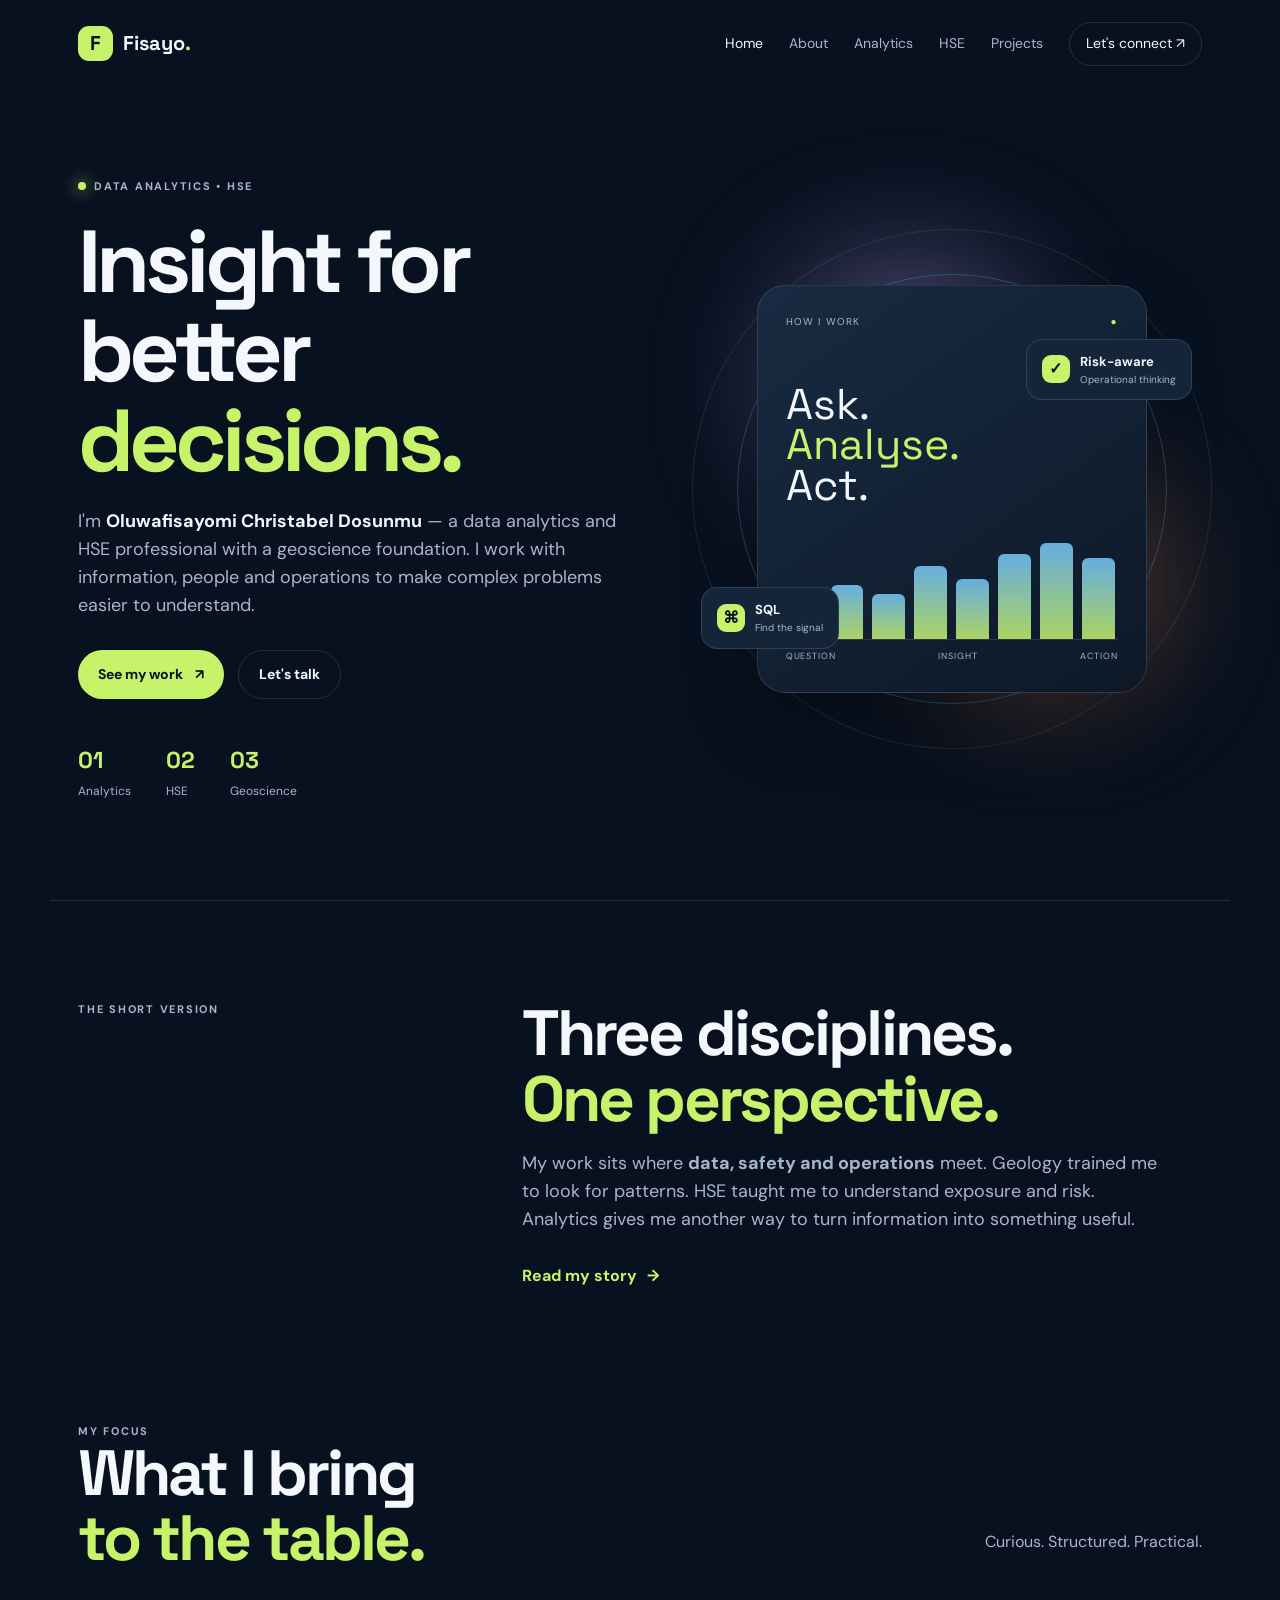
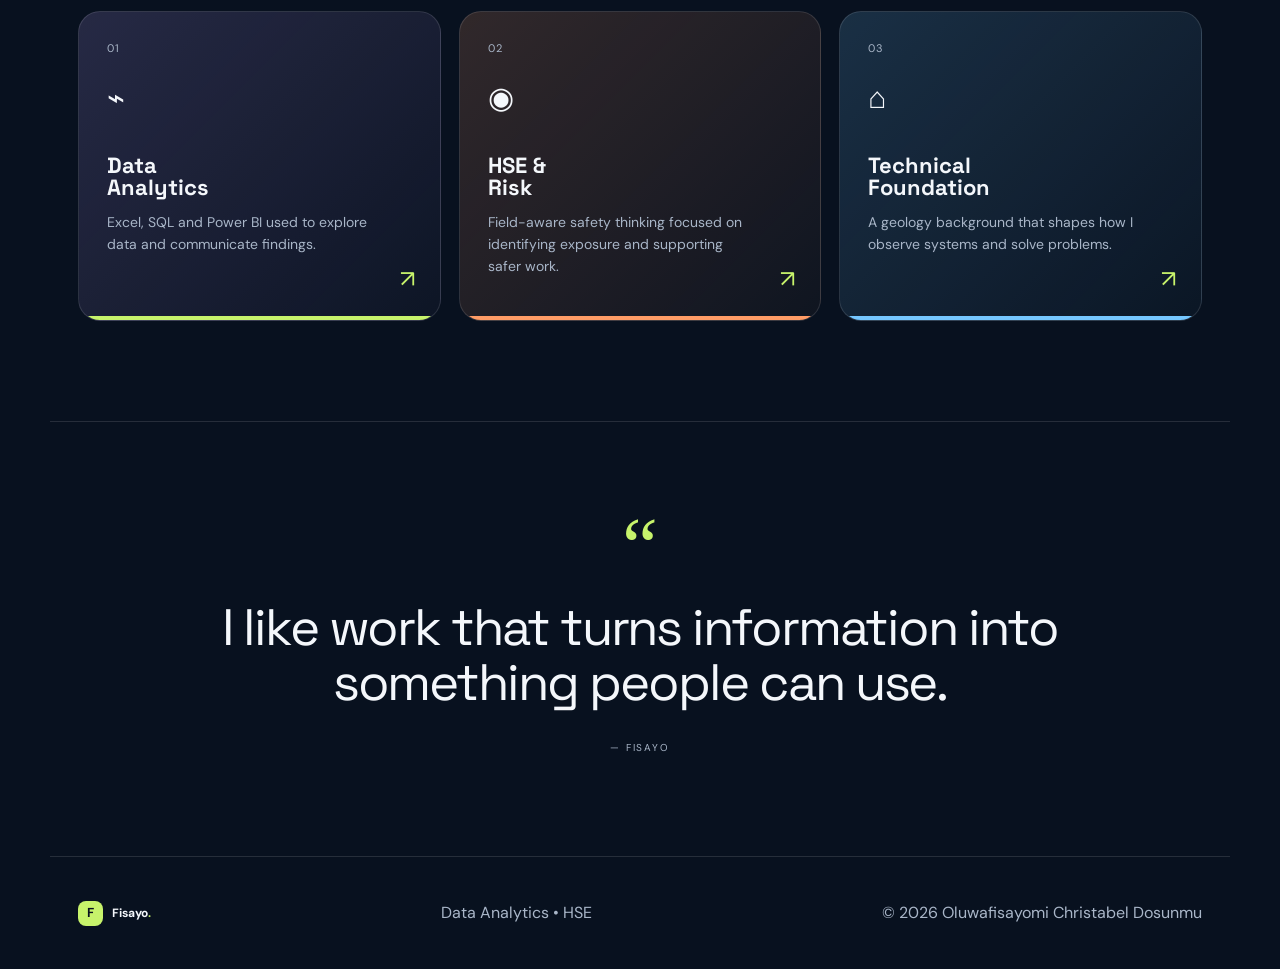
<file: index.html>
<!DOCTYPE html>
<html lang="en">
<head>
<meta charset="UTF-8"><meta name="viewport" content="width=device-width, initial-scale=1.0">
<title>Fisayo Dosunmu | Data & HSE</title>
<meta name="description" content="Oluwafisayomi Dosunmu — Data Analytics and HSE professional.">
<link rel="preconnect" href="https://fonts.googleapis.com"><link rel="preconnect" href="https://fonts.gstatic.com" crossorigin>
<link href="https://fonts.googleapis.com/css2?family=DM+Sans:wght@400;500;600;700&family=Space+Grotesk:wght@400;500;600;700&display=swap" rel="stylesheet">
<link rel="stylesheet" href="styles.css">
</head>
<body><div class="site-shell">
<header class="nav-wrap"><a class="brand" href="index.html"><span class="brand-mark">F</span><span>Fisayo<span class="brand-dot">.</span></span></a><button class="menu-toggle">☰</button><nav class="nav-links"><a class="active" href="index.html">Home</a><a href="about.html">About</a><a href="analytics.html">Analytics</a><a href="hse.html">HSE</a><a href="projects.html">Projects</a><a href="contact.html" class="nav-cta">Let's connect ↗</a></nav></header>
<main>
<section class="hero section-pad"><div class="hero-copy reveal"><div class="eyebrow"><span class="pulse"></span> DATA ANALYTICS • HSE</div><h1>Insight for better<br><em>decisions.</em></h1><p class="hero-text">I'm <strong>Oluwafisayomi Christabel Dosunmu</strong> — a data analytics and HSE professional with a geoscience foundation. I work with information, people and operations to make complex problems easier to understand.</p><div class="hero-actions"><a class="btn btn-primary" href="projects.html">See my work <span>↗</span></a><a class="btn btn-ghost" href="contact.html">Let's talk</a></div><div class="hero-meta"><div><strong>01</strong><span>Analytics</span></div><div><strong>02</strong><span>HSE</span></div><div><strong>03</strong><span>Geoscience</span></div></div></div><div class="hero-visual reveal delay-1"><div class="orb orb-one"></div><div class="orb orb-two"></div><div class="data-card card-main"><div class="card-top"><span>HOW I WORK</span><span class="live-dot">●</span></div><div class="workspace-title">Ask.<br><span>Analyse.</span><br>Act.</div><div class="mini-chart"><span style="height:35%"></span><span style="height:52%"></span><span style="height:43%"></span><span style="height:70%"></span><span style="height:58%"></span><span style="height:82%"></span><span style="height:92%"></span><span style="height:78%"></span></div><div class="chart-labels"><span>QUESTION</span><span>INSIGHT</span><span>ACTION</span></div></div><div class="float-card safety-float"><span class="float-icon">✓</span><div><strong>Risk-aware</strong><small>Operational thinking</small></div></div><div class="float-card sql-float"><span class="float-icon">⌘</span><div><strong>SQL</strong><small>Find the signal</small></div></div><div class="ring ring-one"></div><div class="ring ring-two"></div></div></section>
<section class="section-pad intro-grid"><div class="section-label reveal">THE SHORT VERSION</div><div class="intro-copy reveal delay-1"><h2>Three disciplines.<br><em>One perspective.</em></h2><p>My work sits where <strong>data, safety and operations</strong> meet. Geology trained me to look for patterns. HSE taught me to understand exposure and risk. Analytics gives me another way to turn information into something useful.</p><a class="text-link" href="about.html">Read my story <span>→</span></a></div></section>
<section class="section-pad focus-section"><div class="section-head reveal"><div><div class="section-label">MY FOCUS</div><h2>What I bring<br><em>to the table.</em></h2></div><p>Curious. Structured. Practical.</p></div><div class="focus-grid"><a class="focus-card analytics-card reveal" href="analytics.html"><div class="focus-number">01</div><div class="focus-icon">⌁</div><h3>Data<br>Analytics</h3><p>Excel, SQL and Power BI used to explore data and communicate findings.</p><span class="card-arrow">↗</span><div class="card-line"></div></a><a class="focus-card hse-card reveal delay-1" href="hse.html"><div class="focus-number">02</div><div class="focus-icon">◉</div><h3>HSE &<br>Risk</h3><p>Field-aware safety thinking focused on identifying exposure and supporting safer work.</p><span class="card-arrow">↗</span><div class="card-line"></div></a><a class="focus-card geo-card reveal delay-2" href="about.html"><div class="focus-number">03</div><div class="focus-icon">⌂</div><h3>Technical<br>Foundation</h3><p>A geology background that shapes how I observe systems and solve problems.</p><span class="card-arrow">↗</span><div class="card-line"></div></a></div></section>
<section class="section-pad quote-section reveal"><div class="quote-mark">“</div><blockquote>I like work that turns information into something people can use.</blockquote><div class="quote-byline">— FISAYO</div></section>
</main><footer class="footer"><div><span class="brand-mark small">F</span> Fisayo<span class="brand-dot">.</span></div><p>Data Analytics • HSE</p><p>© 2026 Oluwafisayomi Christabel Dosunmu</p></footer></div><script src="script.js"></script></body></html>
</file>
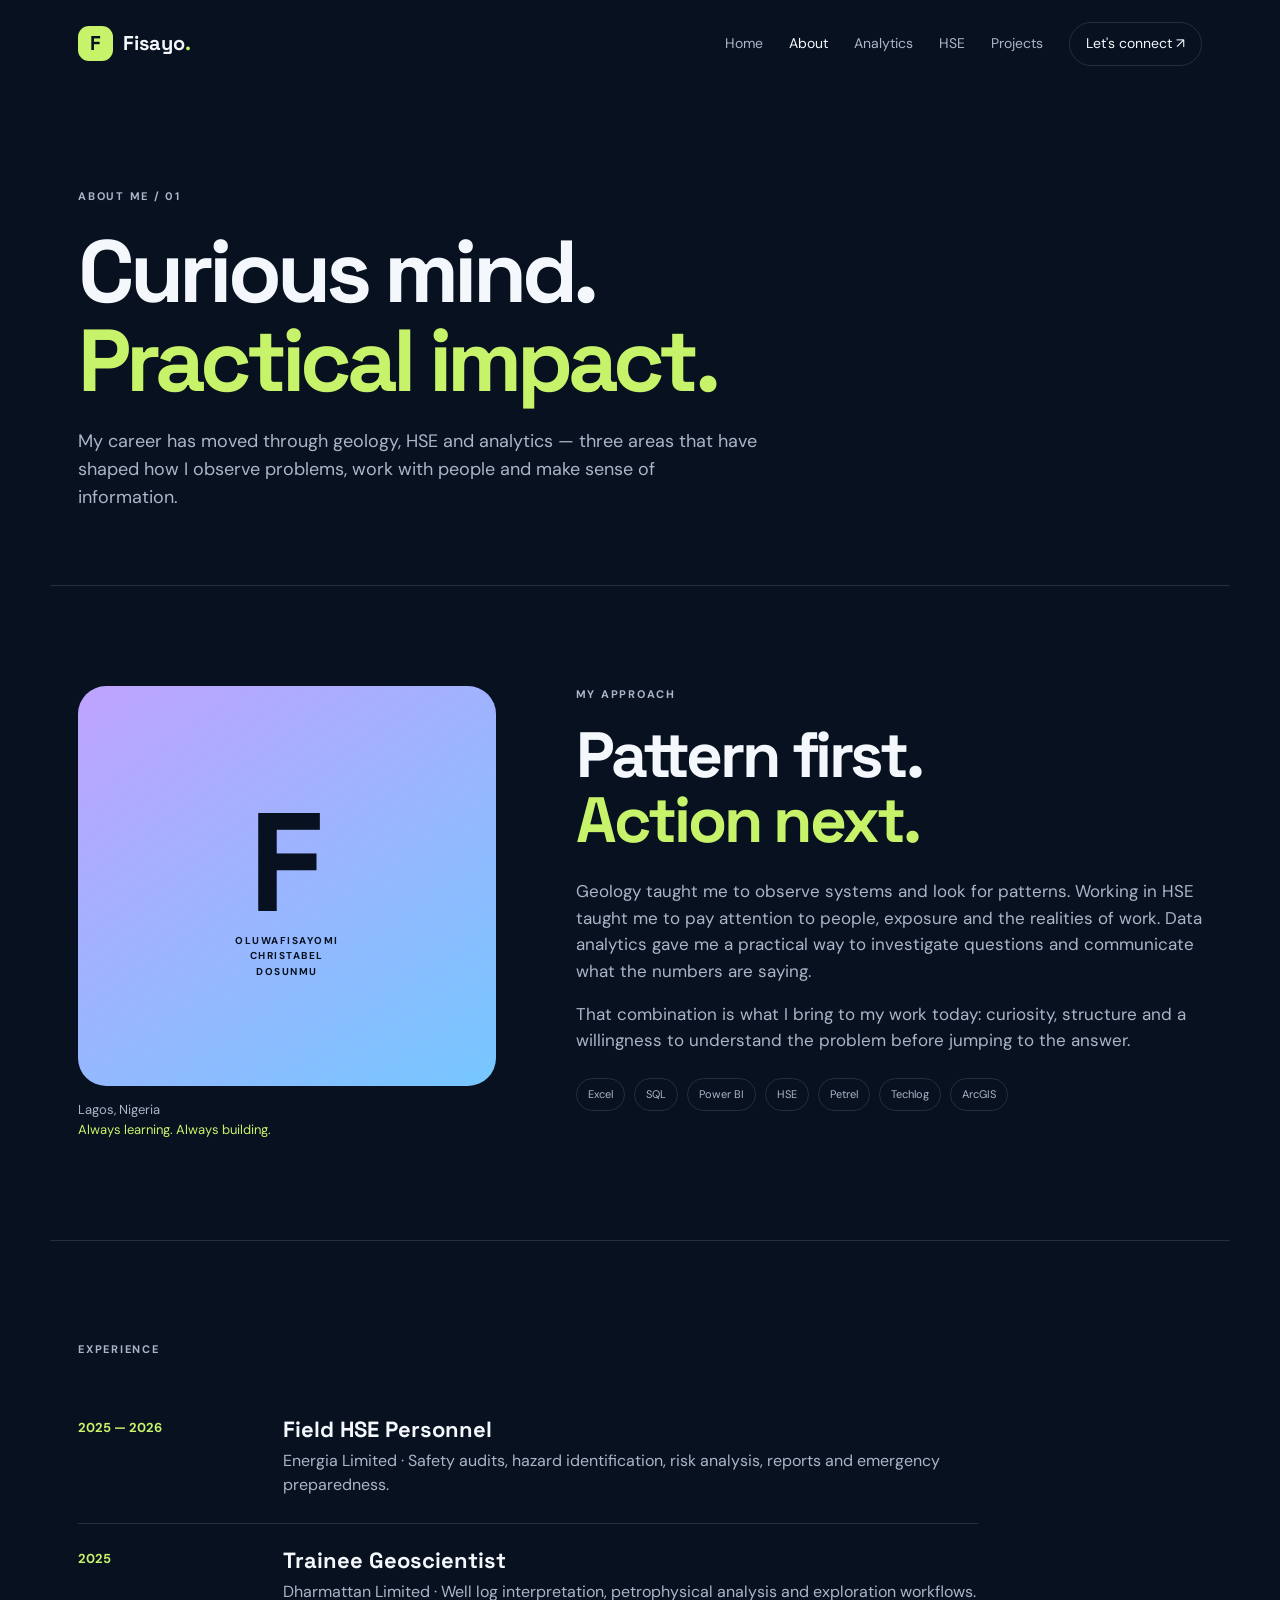
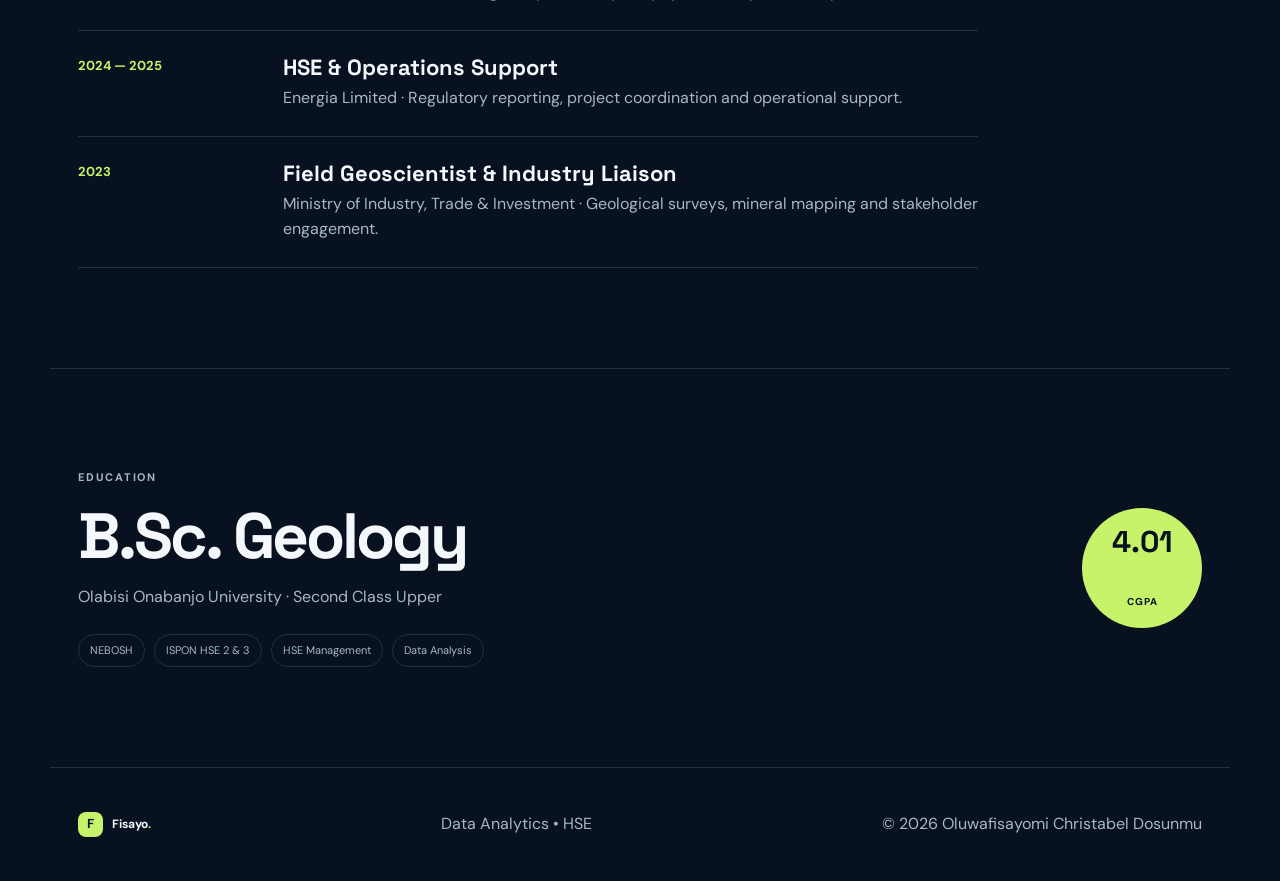
<file: about.html>
<!DOCTYPE html><html lang="en"><head><meta charset="UTF-8"><meta name="viewport" content="width=device-width, initial-scale=1.0"><title>About | Fisayo Dosunmu</title><link rel="preconnect" href="https://fonts.googleapis.com"><link rel="preconnect" href="https://fonts.gstatic.com" crossorigin><link href="https://fonts.googleapis.com/css2?family=DM+Sans:wght@400;500;600;700&family=Space+Grotesk:wght@400;500;600;700&display=swap" rel="stylesheet"><link rel="stylesheet" href="styles.css"></head><body><div class="site-shell"><header class="nav-wrap"><a class="brand" href="index.html"><span class="brand-mark">F</span><span>Fisayo<span class="brand-dot">.</span></span></a><button class="menu-toggle">☰</button><nav class="nav-links"><a href="index.html">Home</a><a class="active" href="about.html">About</a><a href="analytics.html">Analytics</a><a href="hse.html">HSE</a><a href="projects.html">Projects</a><a href="contact.html" class="nav-cta">Let's connect ↗</a></nav></header><main>
<section class="page-hero section-pad"><div class="eyebrow">ABOUT ME / 01</div><h1>Curious mind.<br><em>Practical impact.</em></h1><p>My career has moved through geology, HSE and analytics — three areas that have shaped how I observe problems, work with people and make sense of information.</p></section>
<section class="section-pad about-grid"><div class="about-panel reveal"><div class="portrait-placeholder"><span>F</span><small>OLUWAFISAYOMI<br>CHRISTABEL<br>DOSUNMU</small></div><div class="about-caption">Lagos, Nigeria<br><span>Always learning. Always building.</span></div></div><div class="about-copy reveal delay-1"><div class="section-label">MY APPROACH</div><h2>Pattern first.<br><em>Action next.</em></h2><p>Geology taught me to observe systems and look for patterns. Working in HSE taught me to pay attention to people, exposure and the realities of work. Data analytics gave me a practical way to investigate questions and communicate what the numbers are saying.</p><p>That combination is what I bring to my work today: curiosity, structure and a willingness to understand the problem before jumping to the answer.</p><div class="skill-pills"><span>Excel</span><span>SQL</span><span>Power BI</span><span>HSE</span><span>Petrel</span><span>Techlog</span><span>ArcGIS</span></div></div></section>
<section class="section-pad timeline-section"><div class="section-label">EXPERIENCE</div><div class="timeline"><div class="timeline-item"><span class="timeline-year">2025 — 2026</span><div><h3>Field HSE Personnel</h3><p>Energia Limited · Safety audits, hazard identification, risk analysis, reports and emergency preparedness.</p></div></div><div class="timeline-item"><span class="timeline-year">2025</span><div><h3>Trainee Geoscientist</h3><p>Dharmattan Limited · Well log interpretation, petrophysical analysis and exploration workflows.</p></div></div><div class="timeline-item"><span class="timeline-year">2024 — 2025</span><div><h3>HSE & Operations Support</h3><p>Energia Limited · Regulatory reporting, project coordination and operational support.</p></div></div><div class="timeline-item"><span class="timeline-year">2023</span><div><h3>Field Geoscientist & Industry Liaison</h3><p>Ministry of Industry, Trade & Investment · Geological surveys, mineral mapping and stakeholder engagement.</p></div></div></div></section>
<section class="section-pad education-strip"><div><div class="section-label">EDUCATION</div><h2>B.Sc. Geology</h2><p>Olabisi Onabanjo University · Second Class Upper</p><div class="skill-pills"><span>NEBOSH</span><span>ISPON HSE 2 & 3</span><span>HSE Management</span><span>Data Analysis</span></div></div><div class="education-badge">4.01<br><small>CGPA</small></div></section>
</main><footer class="footer"><div><span class="brand-mark small">F</span> Fisayo<span class="brand-dot">.</span></div><p>Data Analytics • HSE</p><p>© 2026 Oluwafisayomi Christabel Dosunmu</p></footer></div><script src="script.js"></script></body></html>
</file>
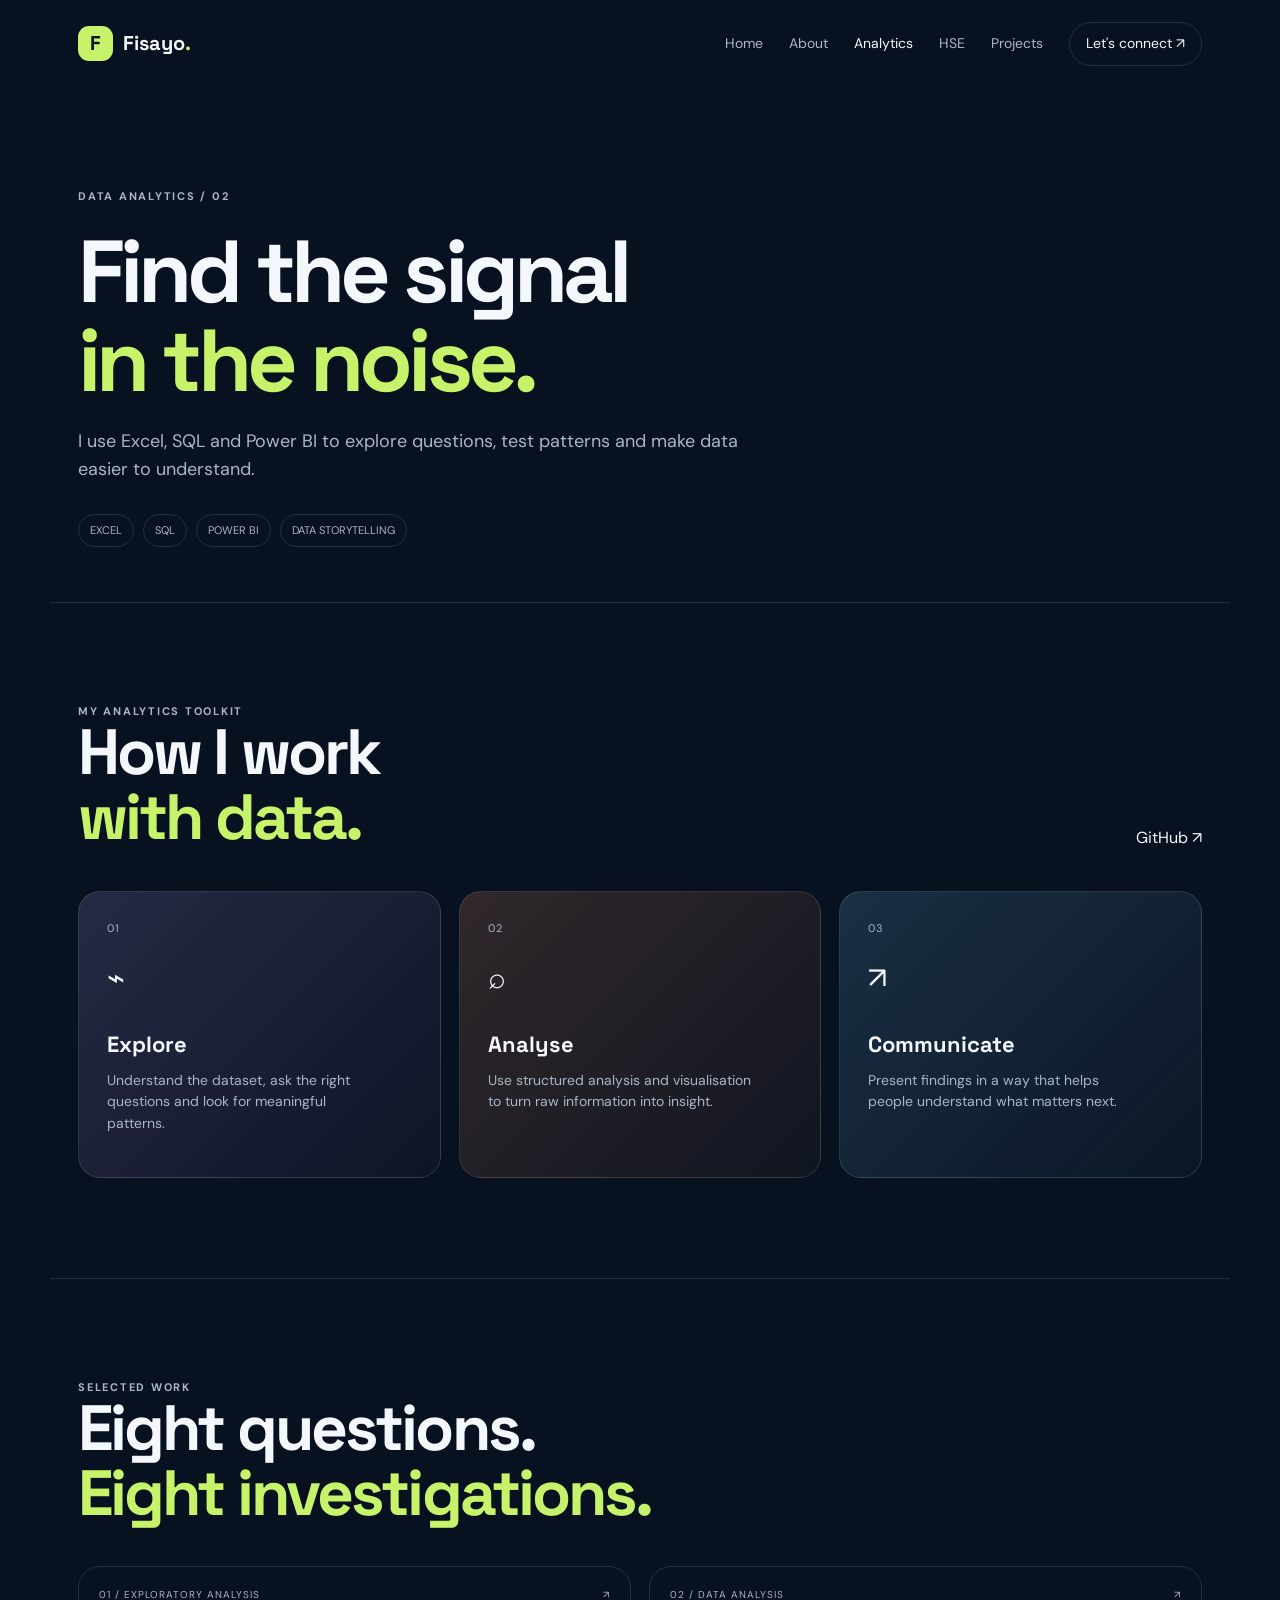
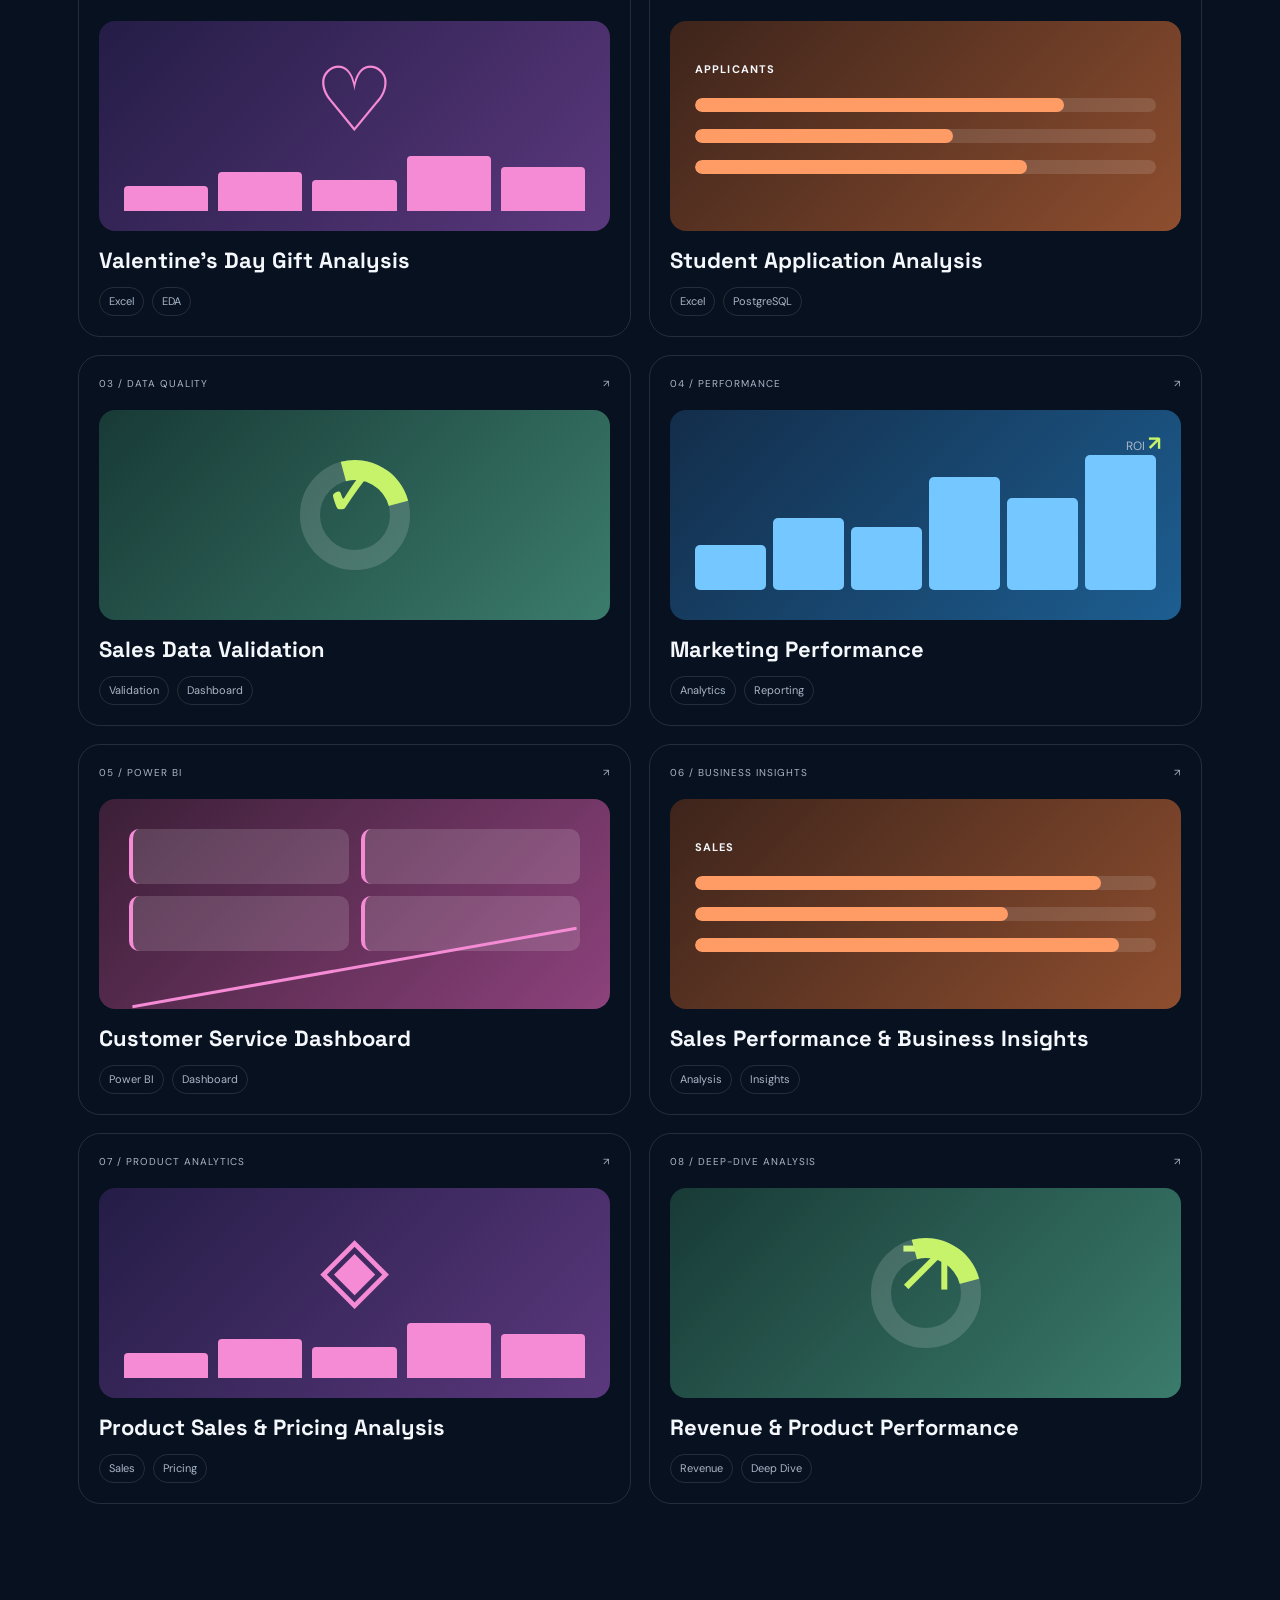
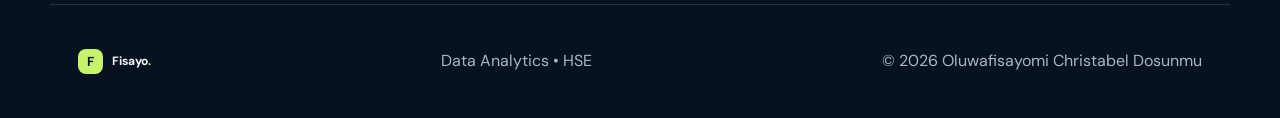
<file: analytics.html>
<!DOCTYPE html><html lang="en"><head><meta charset="UTF-8"><meta name="viewport" content="width=device-width, initial-scale=1.0"><title>Analytics | Fisayo Dosunmu</title><link rel="preconnect" href="https://fonts.googleapis.com"><link rel="preconnect" href="https://fonts.gstatic.com" crossorigin><link href="https://fonts.googleapis.com/css2?family=DM+Sans:wght@400;500;600;700&family=Space+Grotesk:wght@400;500;600;700&display=swap" rel="stylesheet"><link rel="stylesheet" href="styles.css"></head><body><div class="site-shell"><header class="nav-wrap"><a class="brand" href="index.html"><span class="brand-mark">F</span><span>Fisayo<span class="brand-dot">.</span></span></a><button class="menu-toggle">☰</button><nav class="nav-links"><a href="index.html">Home</a><a href="about.html">About</a><a class="active" href="analytics.html">Analytics</a><a href="hse.html">HSE</a><a href="projects.html">Projects</a><a href="contact.html" class="nav-cta">Let's connect ↗</a></nav></header><main>
<section class="page-hero analytics-hero section-pad"><div class="eyebrow">DATA ANALYTICS / 02</div><h1>Find the signal<br><em>in the noise.</em></h1><p>I use Excel, SQL and Power BI to explore questions, test patterns and make data easier to understand.</p><div class="tool-row"><span>EXCEL</span><span>SQL</span><span>POWER BI</span><span>DATA STORYTELLING</span></div></section>
<section class="section-pad analytics-work"><div class="section-head"><div><div class="section-label">MY ANALYTICS TOOLKIT</div><h2>How I work<br><em>with data.</em></h2></div><a class="github-link" href="https://github.com/Dosl123" target="_blank" rel="noopener">GitHub ↗</a></div><div class="focus-grid analytics-methods"><div class="focus-card analytics-card reveal"><div class="focus-number">01</div><div class="focus-icon">⌁</div><h3>Explore</h3><p>Understand the dataset, ask the right questions and look for meaningful patterns.</p></div><div class="focus-card hse-card reveal delay-1"><div class="focus-number">02</div><div class="focus-icon">⌕</div><h3>Analyse</h3><p>Use structured analysis and visualisation to turn raw information into insight.</p></div><div class="focus-card geo-card reveal delay-2"><div class="focus-number">03</div><div class="focus-icon">↗</div><h3>Communicate</h3><p>Present findings in a way that helps people understand what matters next.</p></div></div></section>
<section class="section-pad analytics-work"><div class="section-head"><div><div class="section-label">SELECTED WORK</div><h2>Eight questions.<br><em>Eight investigations.</em></h2></div></div><div class="project-grid analytics-projects">
<a class="project-card project-purple reveal" href="projects.html#valentine"><div class="project-top"><span>01 / EXPLORATORY ANALYSIS</span><span>↗</span></div><div class="project-visual visual-valentine"><div class="heart">♡</div><div class="visual-bars"><i></i><i></i><i></i><i></i><i></i></div></div><h3>Valentine's Day Gift Analysis</h3><div class="project-tools"><span>Excel</span><span>EDA</span></div></a>
<a class="project-card project-orange reveal delay-1" href="projects.html#student"><div class="project-top"><span>02 / DATA ANALYSIS</span><span>↗</span></div><div class="project-visual visual-student"><div class="student-chart"><b>APPLICANTS</b><div class="bar-row"><i style="width:80%"></i></div><div class="bar-row"><i style="width:56%"></i></div><div class="bar-row"><i style="width:72%"></i></div></div></div><h3>Student Application Analysis</h3><div class="project-tools"><span>Excel</span><span>PostgreSQL</span></div></a>
<a class="project-card project-green reveal delay-2" href="projects.html#sales-validation"><div class="project-top"><span>03 / DATA QUALITY</span><span>↗</span></div><div class="project-visual visual-pizza"><div class="pizza-icon">✓</div><div class="mini-pie"><span></span></div></div><h3>Sales Data Validation</h3><div class="project-tools"><span>Validation</span><span>Dashboard</span></div></a>
<a class="project-card project-blue reveal" href="projects.html#marketing"><div class="project-top"><span>04 / PERFORMANCE</span><span>↗</span></div><div class="project-visual visual-marketing"><div class="line-visual"><span></span><span></span><span></span><span></span><span></span><span></span></div><div class="metric">ROI <strong>↗</strong></div></div><h3>Marketing Performance</h3><div class="project-tools"><span>Analytics</span><span>Reporting</span></div></a>
<a class="project-card project-pink reveal delay-1" href="projects.html#customer"><div class="project-top"><span>05 / POWER BI</span><span>↗</span></div><div class="project-visual visual-customer"><div class="dashboard-squares"><i></i><i></i><i></i><i></i></div><div class="dash-line"></div></div><h3>Customer Service Dashboard</h3><div class="project-tools"><span>Power BI</span><span>Dashboard</span></div></a>
<a class="project-card project-orange reveal delay-2" href="projects.html#sales-performance"><div class="project-top"><span>06 / BUSINESS INSIGHTS</span><span>↗</span></div><div class="project-visual visual-student"><div class="student-chart"><b>SALES</b><div class="bar-row"><i style="width:88%"></i></div><div class="bar-row"><i style="width:68%"></i></div><div class="bar-row"><i style="width:92%"></i></div></div></div><h3>Sales Performance & Business Insights</h3><div class="project-tools"><span>Analysis</span><span>Insights</span></div></a>
<a class="project-card project-purple reveal" href="projects.html#product-pricing"><div class="project-top"><span>07 / PRODUCT ANALYTICS</span><span>↗</span></div><div class="project-visual visual-valentine"><div class="heart">◈</div><div class="visual-bars"><i></i><i></i><i></i><i></i><i></i></div></div><h3>Product Sales & Pricing Analysis</h3><div class="project-tools"><span>Sales</span><span>Pricing</span></div></a>
<a class="project-card project-green reveal" href="projects.html#revenue"><div class="project-top"><span>08 / DEEP-DIVE ANALYSIS</span><span>↗</span></div><div class="project-visual visual-pizza"><div class="pizza-icon">↗</div><div class="mini-pie"><span></span></div></div><h3>Revenue & Product Performance</h3><div class="project-tools"><span>Revenue</span><span>Deep Dive</span></div></a>
</div></section>
</main><footer class="footer"><div><span class="brand-mark small">F</span> Fisayo<span class="brand-dot">.</span></div><p>Data Analytics • HSE</p><p>© 2026 Oluwafisayomi Christabel Dosunmu</p></footer></div><script src="script.js"></script></body></html>
</file>
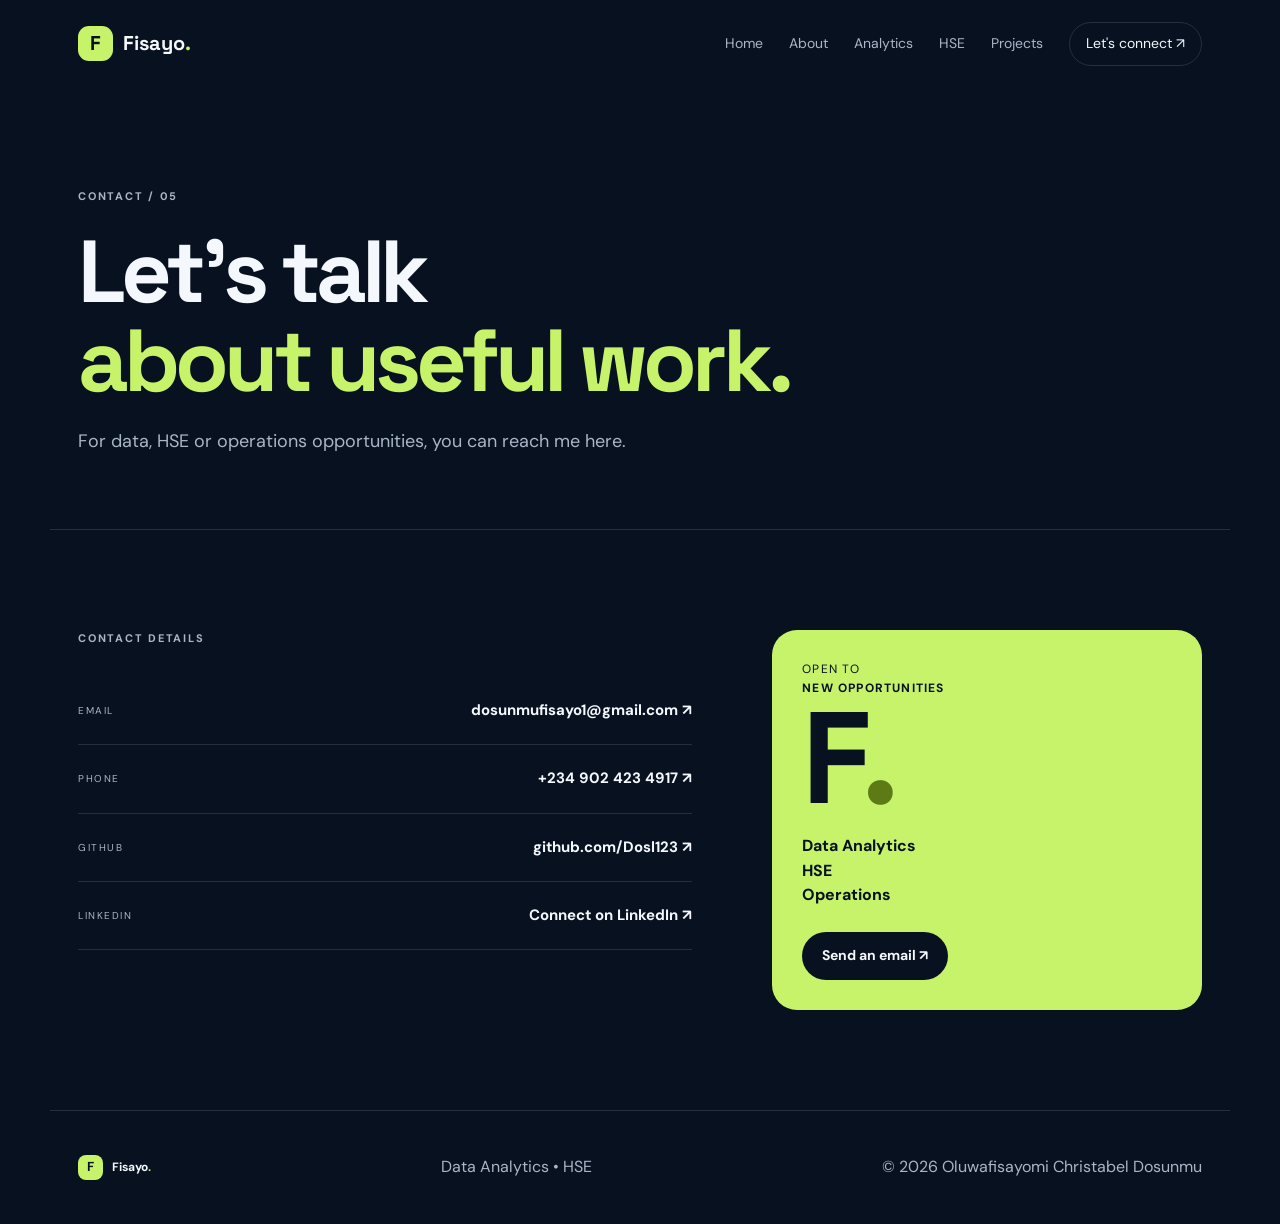
<file: contact.html>
<!DOCTYPE html><html lang="en"><head><meta charset="UTF-8"><meta name="viewport" content="width=device-width, initial-scale=1.0"><title>Contact | Fisayo Dosunmu</title><link rel="preconnect" href="https://fonts.googleapis.com"><link rel="preconnect" href="https://fonts.gstatic.com" crossorigin><link href="https://fonts.googleapis.com/css2?family=DM+Sans:wght@400;500;600;700&family=Space+Grotesk:wght@400;500;600;700&display=swap" rel="stylesheet"><link rel="stylesheet" href="styles.css"></head><body><div class="site-shell"><header class="nav-wrap"><a class="brand" href="index.html"><span class="brand-mark">F</span><span>Fisayo<span class="brand-dot">.</span></span></a><button class="menu-toggle">☰</button><nav class="nav-links"><a href="index.html">Home</a><a href="about.html">About</a><a href="analytics.html">Analytics</a><a href="hse.html">HSE</a><a href="projects.html">Projects</a><a class="active nav-cta" href="contact.html">Let's connect ↗</a></nav></header><main>
<section class="page-hero contact-hero section-pad"><div class="eyebrow">CONTACT / 05</div><h1>Let's talk<br><em>about useful work.</em></h1><p>For data, HSE or operations opportunities, you can reach me here.</p></section>
<section class="section-pad contact-grid"><div class="contact-intro"><div class="section-label">CONTACT DETAILS</div><div class="contact-links"><a href="mailto:dosunmufisayo1@gmail.com"><span>EMAIL</span><strong>dosunmufisayo1@gmail.com ↗</strong></a><a href="tel:+2349024234917"><span>PHONE</span><strong>+234 902 423 4917 ↗</strong></a><a href="https://github.com/Dosl123" target="_blank" rel="noopener"><span>GITHUB</span><strong>github.com/Dosl123 ↗</strong></a><a href="https://www.linkedin.com/in/dosunmu-fisayo-104972263" target="_blank" rel="noopener"><span>LINKEDIN</span><strong>Connect on LinkedIn ↗</strong></a></div></div><div class="contact-card"><div class="contact-card-top">OPEN TO<br><strong>NEW OPPORTUNITIES</strong></div><div class="contact-card-mark">F<span>.</span></div><p>Data Analytics<br>HSE<br>Operations</p><a class="btn btn-primary" href="mailto:dosunmufisayo1@gmail.com">Send an email ↗</a></div></section>
</main><footer class="footer"><div><span class="brand-mark small">F</span> Fisayo<span class="brand-dot">.</span></div><p>Data Analytics • HSE</p><p>© 2026 Oluwafisayomi Christabel Dosunmu</p></footer></div><script src="script.js"></script></body></html>
</file>
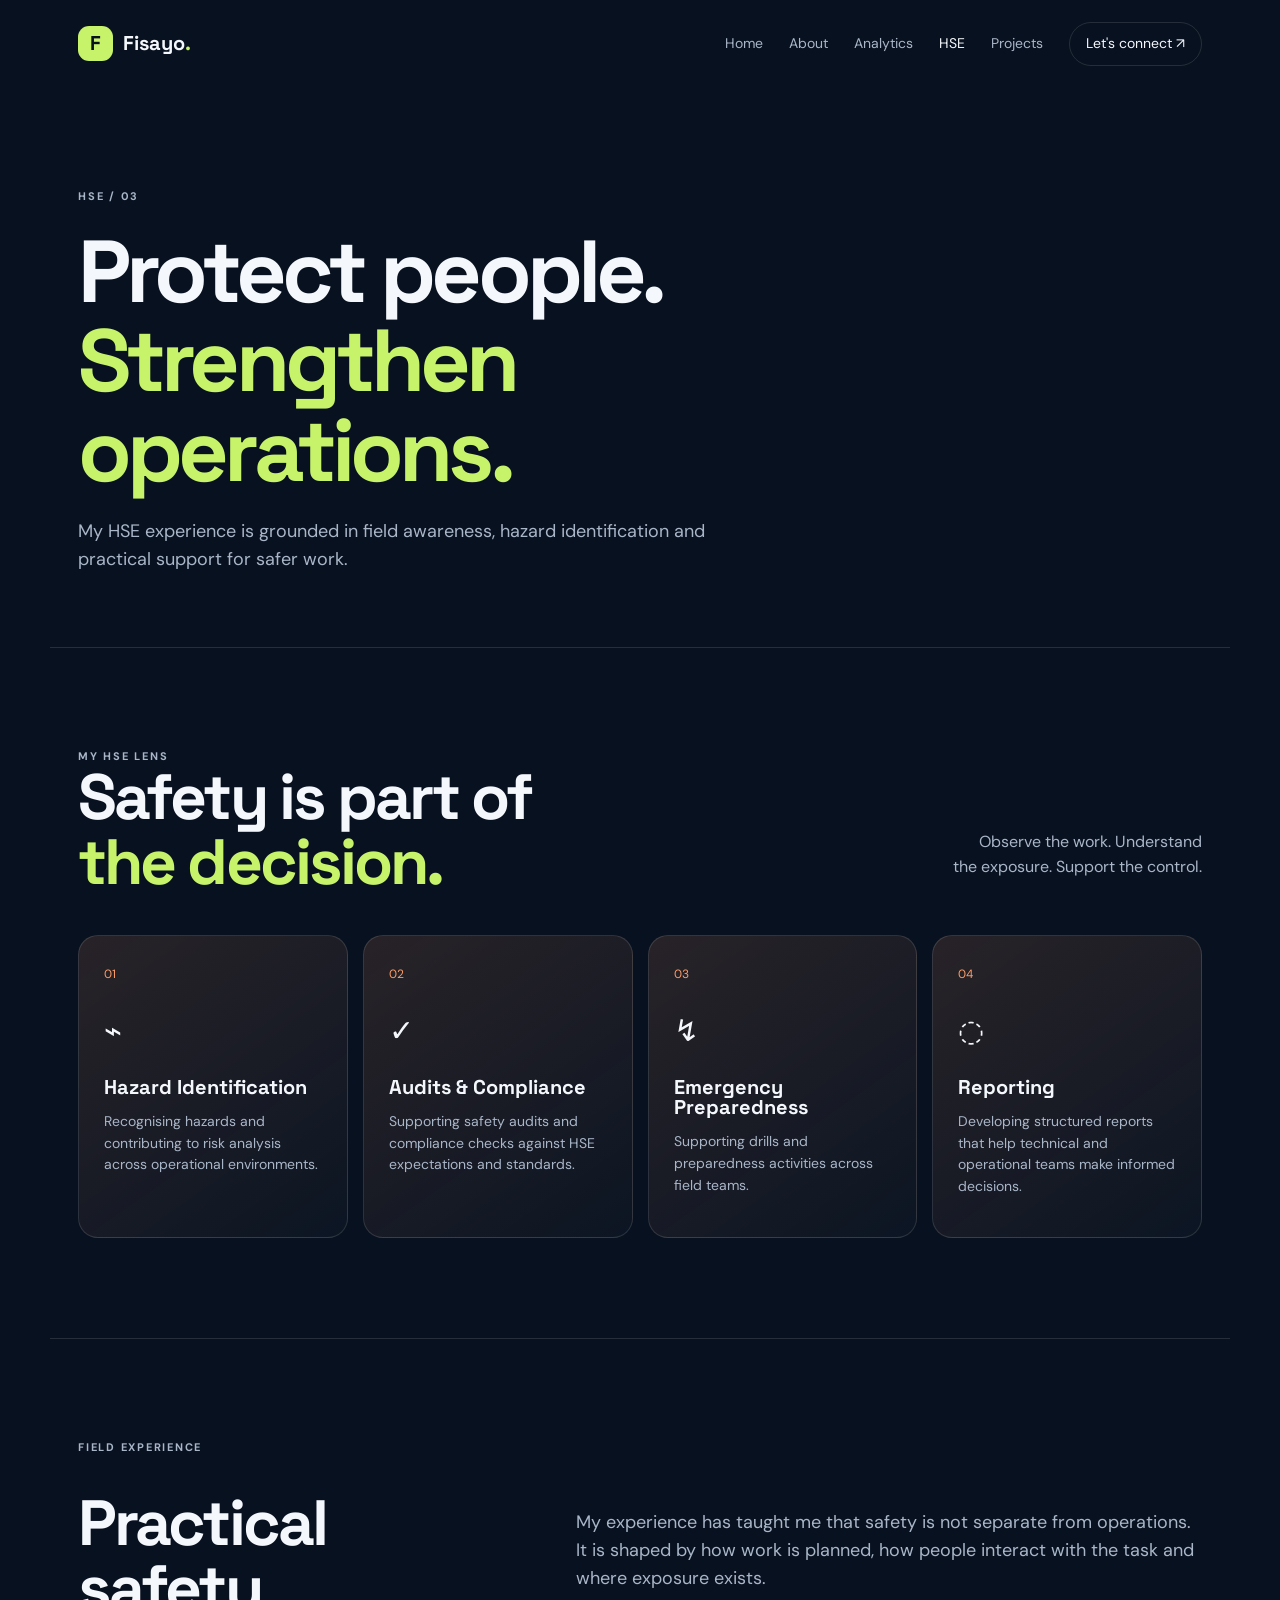
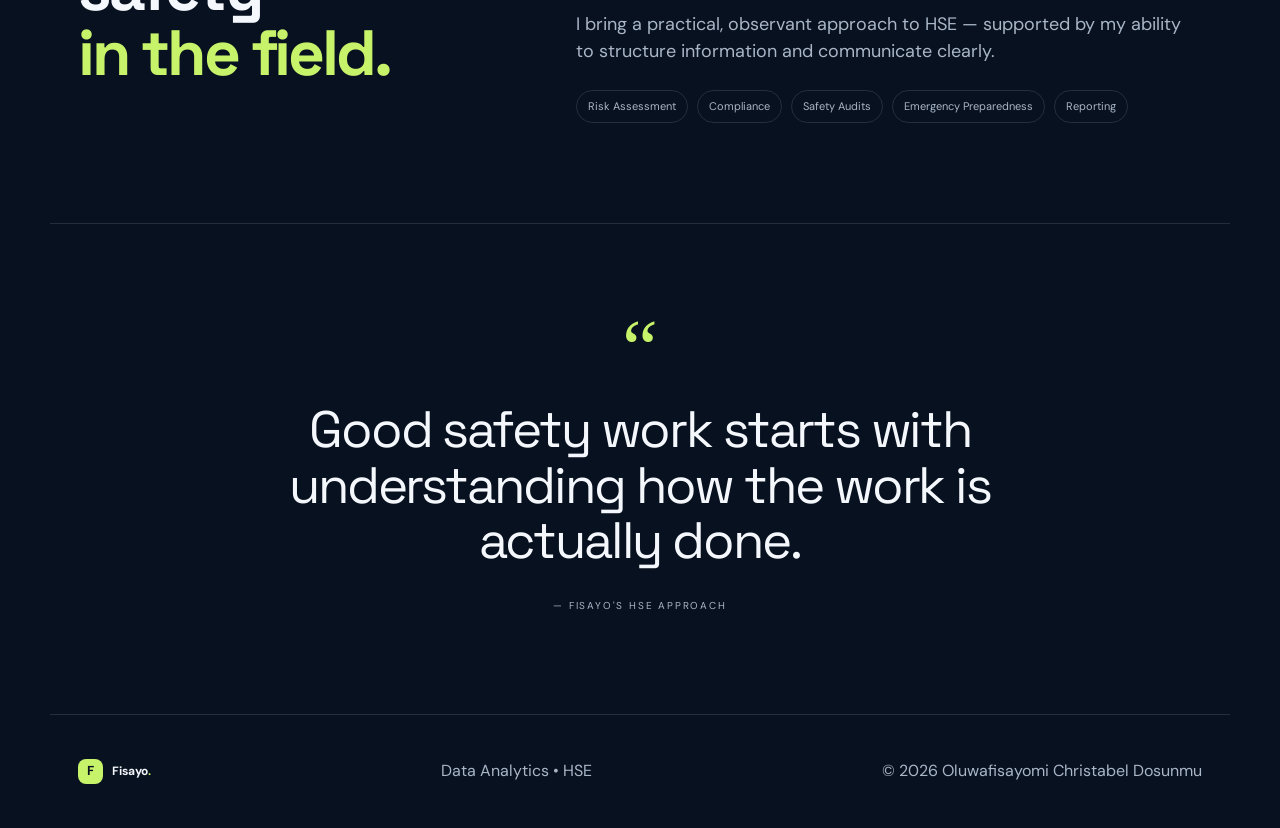
<file: hse.html>
<!DOCTYPE html><html lang="en"><head><meta charset="UTF-8"><meta name="viewport" content="width=device-width, initial-scale=1.0"><title>HSE | Fisayo Dosunmu</title><link rel="preconnect" href="https://fonts.googleapis.com"><link rel="preconnect" href="https://fonts.gstatic.com" crossorigin><link href="https://fonts.googleapis.com/css2?family=DM+Sans:wght@400;500;600;700&family=Space+Grotesk:wght@400;500;600;700&display=swap" rel="stylesheet"><link rel="stylesheet" href="styles.css"></head><body><div class="site-shell"><header class="nav-wrap"><a class="brand" href="index.html"><span class="brand-mark">F</span><span>Fisayo<span class="brand-dot">.</span></span></a><button class="menu-toggle">☰</button><nav class="nav-links"><a href="index.html">Home</a><a href="about.html">About</a><a href="analytics.html">Analytics</a><a class="active" href="hse.html">HSE</a><a href="projects.html">Projects</a><a href="contact.html" class="nav-cta">Let's connect ↗</a></nav></header><main>
<section class="page-hero hse-hero section-pad"><div class="eyebrow">HSE / 03</div><h1>Protect people.<br><em>Strengthen operations.</em></h1><p>My HSE experience is grounded in field awareness, hazard identification and practical support for safer work.</p></section>
<section class="section-pad hse-intro"><div class="section-head"><div><div class="section-label">MY HSE LENS</div><h2>Safety is part of<br><em>the decision.</em></h2></div><p>Observe the work. Understand the exposure. Support the control.</p></div><div class="capability-grid"><div class="capability-card"><span>01</span><div class="cap-icon">⌁</div><h3>Hazard Identification</h3><p>Recognising hazards and contributing to risk analysis across operational environments.</p></div><div class="capability-card"><span>02</span><div class="cap-icon">✓</div><h3>Audits & Compliance</h3><p>Supporting safety audits and compliance checks against HSE expectations and standards.</p></div><div class="capability-card"><span>03</span><div class="cap-icon">↯</div><h3>Emergency Preparedness</h3><p>Supporting drills and preparedness activities across field teams.</p></div><div class="capability-card"><span>04</span><div class="cap-icon">◌</div><h3>Reporting</h3><p>Developing structured reports that help technical and operational teams make informed decisions.</p></div></div></section>
<section class="section-pad hse-story"><div class="section-label">FIELD EXPERIENCE</div><div class="hse-story-grid"><div><h2>Practical safety<br><em>in the field.</em></h2></div><div><p>My experience has taught me that safety is not separate from operations. It is shaped by how work is planned, how people interact with the task and where exposure exists.</p><p>I bring a practical, observant approach to HSE — supported by my ability to structure information and communicate clearly.</p><div class="skill-pills"><span>Risk Assessment</span><span>Compliance</span><span>Safety Audits</span><span>Emergency Preparedness</span><span>Reporting</span></div></div></div></section>
<section class="section-pad quote-section reveal"><div class="quote-mark">“</div><blockquote>Good safety work starts with understanding how the work is actually done.</blockquote><div class="quote-byline">— FISAYO'S HSE APPROACH</div></section>
</main><footer class="footer"><div><span class="brand-mark small">F</span> Fisayo<span class="brand-dot">.</span></div><p>Data Analytics • HSE</p><p>© 2026 Oluwafisayomi Christabel Dosunmu</p></footer></div><script src="script.js"></script></body></html>
</file>
<file: styles.css>
:root{--bg:#08111f;--surface:#101c2d;--surface-2:#14253a;--text:#f4f7fb;--muted:#a9b6c8;--line:rgba(255,255,255,.12);--lime:#c7f36b;--orange:#ff9c66;--blue:#75c7ff;--pink:#f58bd5;--purple:#bfa3ff;--max:1180px}
*{box-sizing:border-box}html{scroll-behavior:smooth}body{margin:0;background:var(--bg);color:var(--text);font-family:'DM Sans',sans-serif;line-height:1.55}a{color:inherit;text-decoration:none}.site-shell{overflow:hidden;min-height:100vh}.nav-wrap{max-width:var(--max);margin:auto;padding:22px 28px;display:flex;align-items:center;justify-content:space-between;position:relative;z-index:10}.brand{display:flex;align-items:center;gap:10px;font-family:'Space Grotesk',sans-serif;font-weight:700;font-size:20px}.brand-mark{width:35px;height:35px;border-radius:11px;background:var(--lime);color:var(--bg);display:grid;place-items:center;font-weight:700}.brand-mark.small{display:inline-grid;width:25px;height:25px;border-radius:8px;font-size:13px;margin-right:6px}.brand-dot{color:var(--lime)}.nav-links{display:flex;align-items:center;gap:26px;font-size:14px;color:var(--muted)}.nav-links a{transition:.25s}.nav-links a:hover,.nav-links a.active{color:var(--text)}.nav-cta{border:1px solid var(--line);padding:10px 16px;border-radius:999px;color:var(--text)!important}.menu-toggle{display:none;background:none;border:0;color:var(--text);font-size:24px}.section-pad{max-width:var(--max);margin:auto;padding:100px 28px}.hero{min-height:650px;display:grid;grid-template-columns:1.05fr .95fr;gap:70px;align-items:center;padding-top:90px}.eyebrow,.section-label{font-size:11px;letter-spacing:.16em;color:var(--muted);font-weight:700}.eyebrow{display:flex;align-items:center;gap:8px}.pulse{width:8px;height:8px;border-radius:50%;background:var(--lime);box-shadow:0 0 16px var(--lime)}h1,h2,h3{font-family:'Space Grotesk',sans-serif;line-height:1.02;margin:0}h1{font-size:clamp(52px,7vw,88px);letter-spacing:-.055em;margin:22px 0}h2{font-size:clamp(38px,5vw,64px);letter-spacing:-.045em}h3{font-size:22px}em{font-style:normal;color:var(--lime)}p{color:var(--muted);font-size:16px}.hero-text{max-width:590px;font-size:18px}.hero-text strong{color:var(--text)}.hero-actions{display:flex;gap:14px;margin:30px 0}.btn{display:inline-flex;align-items:center;gap:12px;border-radius:999px;padding:13px 20px;font-weight:700;font-size:14px}.btn-primary{background:var(--lime);color:var(--bg)}.btn-ghost{border:1px solid var(--line)}.hero-meta{display:flex;gap:35px;margin-top:44px}.hero-meta div{display:flex;flex-direction:column;gap:3px}.hero-meta strong{font-family:'Space Grotesk';font-size:23px;color:var(--lime)}.hero-meta span{font-size:12px;color:var(--muted)}.hero-visual{min-height:470px;position:relative;display:grid;place-items:center}.data-card{background:linear-gradient(145deg,#172b42,#0e1827);border:1px solid var(--line);border-radius:28px;box-shadow:0 30px 70px rgba(0,0,0,.25)}.card-main{width:min(390px,80%);padding:28px;position:relative;z-index:2}.card-top{display:flex;justify-content:space-between;font-size:10px;letter-spacing:.12em;color:var(--muted)}.live-dot{color:var(--lime)}.workspace-title{font-family:'Space Grotesk';font-size:43px;line-height:.95;margin:55px 0 28px}.workspace-title span{color:var(--lime)}.mini-chart{height:105px;display:flex;align-items:end;gap:9px;border-bottom:1px solid var(--line);padding:0 3px}.mini-chart span{flex:1;background:linear-gradient(to top,var(--lime),var(--blue));border-radius:6px 6px 0 0;opacity:.85}.chart-labels{display:flex;justify-content:space-between;color:var(--muted);font-size:9px;letter-spacing:.1em;margin-top:10px}.float-card{position:absolute;display:flex;align-items:center;gap:10px;background:var(--surface-2);border:1px solid var(--line);padding:12px 15px;border-radius:16px;z-index:3}.float-card strong,.float-card small{display:block}.float-card strong{font-size:13px}.float-card small{font-size:10px;color:var(--muted)}.float-icon{width:28px;height:28px;border-radius:9px;display:grid;place-items:center;background:var(--lime);color:var(--bg);font-weight:700}.safety-float{top:18%;right:2%}.sql-float{bottom:16%;left:0}.orb,.ring{position:absolute;border-radius:50%}.orb{filter:blur(2px);opacity:.55}.orb-one{width:230px;height:230px;background:var(--purple);top:4%;left:18%;filter:blur(70px)}.orb-two{width:190px;height:190px;background:var(--orange);bottom:10%;right:12%;filter:blur(70px)}.ring-one{width:430px;height:430px;border:1px solid rgba(117,199,255,.25)}.ring-two{width:520px;height:520px;border:1px solid rgba(199,243,107,.1);transform:rotate(25deg)}.intro-grid{display:grid;grid-template-columns:.55fr 1fr;gap:70px;border-top:1px solid var(--line)}.intro-copy{max-width:680px}.intro-copy p{max-width:640px;font-size:18px}.text-link{display:inline-flex;gap:10px;color:var(--lime);font-weight:700;margin-top:12px}.focus-section{padding-top:35px}.section-head{display:flex;justify-content:space-between;align-items:end;gap:30px;margin-bottom:40px}.section-head>p{max-width:250px;text-align:right}.focus-grid{display:grid;grid-template-columns:repeat(3,1fr);gap:18px}.focus-card{position:relative;min-height:280px;padding:28px;border:1px solid var(--line);border-radius:22px;overflow:hidden;transition:.3s}.focus-card:hover{transform:translateY(-7px);border-color:rgba(255,255,255,.3)}.focus-card h3{margin:32px 0 14px}.focus-card p{font-size:14px;max-width:270px}.focus-number{font-size:11px;color:var(--muted);letter-spacing:.1em}.focus-icon{font-size:30px;margin-top:18px}.analytics-card{background:linear-gradient(135deg,rgba(191,163,255,.17),rgba(191,163,255,.03))}.hse-card{background:linear-gradient(135deg,rgba(255,156,102,.17),rgba(255,156,102,.03))}.geo-card{background:linear-gradient(135deg,rgba(117,199,255,.17),rgba(117,199,255,.03))}.card-arrow{position:absolute;right:25px;bottom:22px;color:var(--lime);font-size:24px}.card-line{height:4px;position:absolute;left:0;right:0;bottom:0;background:var(--lime)}.hse-card .card-line{background:var(--orange)}.geo-card .card-line{background:var(--blue)}.quote-section{border-top:1px solid var(--line);text-align:center}.quote-mark{font-family:Georgia;font-size:80px;color:var(--lime);line-height:.6}.quote-section blockquote{max-width:850px;margin:30px auto;font-family:'Space Grotesk';font-size:clamp(28px,4vw,52px);line-height:1.08;letter-spacing:-.04em}.quote-byline{font-size:10px;letter-spacing:.18em;color:var(--muted)}.page-hero{padding-top:100px;padding-bottom:55px}.page-hero h1{max-width:800px}.page-hero>p{max-width:680px;font-size:18px}.about-grid{display:grid;grid-template-columns:.8fr 1.2fr;gap:80px;border-top:1px solid var(--line)}.portrait-placeholder{height:400px;border-radius:28px;background:linear-gradient(145deg,var(--purple),var(--blue));display:flex;flex-direction:column;align-items:center;justify-content:center;color:var(--bg);text-align:center}.portrait-placeholder span{font-family:'Space Grotesk';font-size:140px;font-weight:700;line-height:1}.portrait-placeholder small{font-size:10px;letter-spacing:.15em;font-weight:700}.about-caption{padding-top:14px;font-size:13px;color:var(--muted)}.about-caption span{color:var(--lime)}.about-copy h2{margin:20px 0 25px}.about-copy p{max-width:680px;font-size:17px}.skill-pills{display:flex;flex-wrap:wrap;gap:9px;margin-top:24px}.skill-pills span,.tool-row span,.detail-tags span,.project-tools span{border:1px solid var(--line);padding:7px 11px;border-radius:999px;color:var(--muted);font-size:11px}.timeline-section{border-top:1px solid var(--line)}.timeline{margin-top:35px;max-width:900px}.timeline-item{display:grid;grid-template-columns:180px 1fr;gap:25px;padding:25px 0;border-bottom:1px solid var(--line)}.timeline-year{color:var(--lime);font-size:13px;font-weight:700}.timeline-item h3{font-size:22px}.timeline-item p{margin:8px 0 0}.education-strip{display:flex;justify-content:space-between;align-items:center;border-top:1px solid var(--line)}.education-strip h2{margin:18px 0 8px}.education-badge{width:120px;height:120px;border-radius:50%;background:var(--lime);color:var(--bg);display:grid;place-items:center;text-align:center;font-family:'Space Grotesk';font-size:30px;font-weight:700;line-height:.85}.education-badge small{font-family:'DM Sans';font-size:10px;letter-spacing:.1em}.tool-row{display:flex;gap:9px;flex-wrap:wrap;margin-top:30px}.analytics-work{border-top:1px solid var(--line)}.analytics-methods{margin-top:10px}.project-grid{display:grid;grid-template-columns:repeat(2,1fr);gap:18px}.project-card{border:1px solid var(--line);border-radius:22px;padding:20px;transition:.3s}.project-card:hover{transform:translateY(-6px);border-color:rgba(255,255,255,.3)}.project-top{display:flex;justify-content:space-between;color:var(--muted);font-size:10px;letter-spacing:.1em}.project-visual{height:210px;border-radius:16px;margin:18px 0;background:var(--surface-2);position:relative;overflow:hidden}.visual-valentine{background:linear-gradient(135deg,#241d46,#5b387d)}.visual-student{background:linear-gradient(135deg,#3d241b,#8e4e2f)}.visual-pizza{background:linear-gradient(135deg,#183a36,#3b7c6c)}.visual-marketing{background:linear-gradient(135deg,#132d4a,#1d5e91)}.visual-customer{background:linear-gradient(135deg,#3b1f37,#8d427c)}.heart{font-size:90px;color:var(--pink);position:absolute;left:50%;top:38%;transform:translate(-50%,-50%)}.visual-bars{position:absolute;bottom:20px;left:25px;right:25px;height:70px;display:flex;align-items:end;gap:10px}.visual-bars i{flex:1;background:var(--pink);border-radius:4px 4px 0 0}.visual-bars i:nth-child(1){height:35%}.visual-bars i:nth-child(2){height:55%}.visual-bars i:nth-child(3){height:44%}.visual-bars i:nth-child(4){height:78%}.visual-bars i:nth-child(5){height:62%}.student-chart{position:absolute;left:25px;right:25px;top:35px}.student-chart b{font-size:11px;letter-spacing:.1em}.bar-row{height:14px;background:rgba(255,255,255,.12);margin:17px 0;border-radius:10px;overflow:hidden}.bar-row i{display:block;height:100%;background:var(--orange);border-radius:10px}.pizza-icon{font-size:80px;color:var(--lime);position:absolute;left:50%;top:38%;transform:translate(-50%,-50%)}.mini-pie{position:absolute;width:110px;height:110px;border-radius:50%;border:20px solid rgba(255,255,255,.15);left:50%;top:50%;transform:translate(-50%,-50%)}.mini-pie span{position:absolute;inset:-20px;border-radius:50%;border:20px solid transparent;border-top-color:var(--lime);transform:rotate(30deg)}.line-visual{position:absolute;inset:30px 25px;display:flex;align-items:end;gap:7px}.line-visual span{flex:1;height:30%;background:var(--blue);border-radius:5px}.line-visual span:nth-child(2){height:48%}.line-visual span:nth-child(3){height:42%}.line-visual span:nth-child(4){height:75%}.line-visual span:nth-child(5){height:61%}.line-visual span:nth-child(6){height:90%}.metric{position:absolute;right:20px;top:18px;color:var(--muted);font-size:12px}.metric strong{color:var(--lime);font-size:20px}.dashboard-squares{display:grid;grid-template-columns:repeat(2,1fr);gap:12px;padding:30px}.dashboard-squares i{height:55px;border-radius:10px;background:rgba(255,255,255,.14);border-left:4px solid var(--pink)}.dash-line{height:3px;background:var(--pink);position:absolute;left:30px;right:30px;bottom:40px;transform:rotate(-10deg)}.project-card h3{margin:15px 0 12px}.project-tools{display:flex;gap:8px;margin-top:16px}.project-tools span{padding:5px 9px}.projects-hero{padding-bottom:60px}.project-list{padding-top:20px}.detail-project{display:grid;grid-template-columns:70px 1fr 390px;gap:30px;align-items:center;padding:70px 0;border-top:1px solid var(--line)}.detail-index{font-family:'Space Grotesk';font-size:24px;color:var(--lime)}.detail-project h2{margin:15px 0 20px;font-size:48px}.detail-project p{max-width:550px}.detail-tags{display:flex;gap:8px;flex-wrap:wrap;margin:22px 0}.detail-visual.large{height:270px}.project-footer{text-align:center;border-top:1px solid var(--line)}.hse-intro,.hse-story{border-top:1px solid var(--line)}.capability-grid{display:grid;grid-template-columns:repeat(4,1fr);gap:15px;margin-top:35px}.capability-card{border:1px solid var(--line);padding:25px;border-radius:20px;min-height:260px;background:linear-gradient(145deg,rgba(255,156,102,.13),rgba(255,255,255,.02))}.capability-card>span{color:var(--orange);font-size:12px}.cap-icon{font-size:30px;margin:22px 0}.capability-card h3{font-size:20px}.capability-card p{font-size:14px}.hse-story-grid{display:grid;grid-template-columns:.8fr 1.2fr;gap:80px;margin-top:35px}.hse-story-grid p{font-size:18px}.contact-grid{display:grid;grid-template-columns:1fr .7fr;gap:80px;border-top:1px solid var(--line)}.contact-intro h2{margin:20px 0}.contact-links{margin-top:30px}.contact-links a{display:flex;justify-content:space-between;align-items:center;padding:22px 0;border-bottom:1px solid var(--line)}.contact-links span{font-size:10px;letter-spacing:.15em;color:var(--muted)}.contact-links strong{font-size:15px}.contact-card{background:var(--lime);color:var(--bg);border-radius:25px;padding:30px;min-height:380px;display:flex;flex-direction:column;justify-content:space-between}.contact-card p{color:var(--bg);font-weight:700}.contact-card-top{font-size:12px;letter-spacing:.1em}.contact-card-mark{font-family:'Space Grotesk';font-size:130px;font-weight:700;line-height:.8}.contact-card-mark span{color:#5c7b16}.contact-card .btn{background:var(--bg);color:var(--text);align-self:flex-start}.footer{max-width:var(--max);margin:auto;padding:28px;display:flex;justify-content:space-between;align-items:center;border-top:1px solid var(--line);color:var(--muted);font-size:12px}.footer>div{color:var(--text);font-weight:700}.reveal{animation:rise .7s ease both}.delay-1{animation-delay:.12s}.delay-2{animation-delay:.24s}@keyframes rise{from{opacity:0;transform:translateY(18px)}to{opacity:1;transform:none}}
@media(max-width:850px){.nav-links{display:none}.menu-toggle{display:block}.nav-wrap{padding:18px 20px}.hero,.about-grid,.contact-grid,.hse-story-grid{grid-template-columns:1fr;gap:45px}.hero{padding-top:60px}.hero-visual{min-height:400px}.section-pad{padding:70px 20px}.focus-grid,.capability-grid{grid-template-columns:1fr 1fr}.project-grid{grid-template-columns:1fr}.detail-project{grid-template-columns:40px 1fr}.detail-visual{grid-column:2}.footer{flex-direction:column;align-items:flex-start;gap:8px}.section-head{align-items:flex-start;flex-direction:column}.section-head>p{text-align:left}.timeline-item{grid-template-columns:1fr;gap:8px}.education-strip{align-items:flex-start;gap:30px}.education-badge{flex:0 0 100px;width:100px;height:100px;font-size:25px}}
@media(max-width:560px){h1{font-size:51px}.focus-grid,.capability-grid{grid-template-columns:1fr}.hero-meta{gap:18px}.hero-meta strong{font-size:18px}.hero-visual{min-height:350px}.card-main{width:90%;padding:22px}.workspace-title{font-size:35px;margin:40px 0 22px}.safety-float{right:-4%;top:10%}.sql-float{left:-4%;bottom:10%}.ring-one{width:330px;height:330px}.ring-two{width:400px;height:400px}.detail-project{grid-template-columns:1fr}.detail-index{margin-bottom:-15px}.detail-visual{grid-column:auto}.detail-project h2{font-size:38px}.contact-links a{align-items:flex-start;gap:15px;flex-direction:column}.education-strip{flex-direction:column}.education-badge{align-self:flex-start}}

/* Project gallery: image-first layout */
.project-gallery{display:grid;grid-template-columns:repeat(2,minmax(0,1fr));gap:58px 24px;border-top:1px solid var(--line);padding-top:40px}.gallery-project{min-width:0}.project-image-wrap{display:block;position:relative;height:330px;border-radius:22px;overflow:hidden;background:var(--surface-2);border:1px solid var(--line)}.project-image-wrap img{width:100%;height:100%;display:block;object-fit:cover;transition:transform .5s ease,filter .5s ease}.project-image-wrap:hover img{transform:scale(1.04);filter:brightness(.72)}.image-overlay{position:absolute;left:20px;bottom:18px;padding:9px 13px;border-radius:999px;background:rgba(8,17,31,.82);border:1px solid rgba(255,255,255,.2);font-size:11px;opacity:0;transform:translateY(8px);transition:.3s}.project-image-wrap:hover .image-overlay{opacity:1;transform:none}.gallery-project-meta{display:flex;justify-content:space-between;align-items:center;margin:18px 0 10px}.project-number{font-family:'Space Grotesk';font-size:13px;color:var(--lime);font-weight:700}.gallery-project h2{font-size:30px;letter-spacing:-.035em;margin:0 0 10px}.gallery-project p{margin:0;max-width:520px;font-size:14px}.project-gallery + .project-footer{margin-top:0}.detail-project{display:none!important}
@media(max-width:850px){.project-gallery{grid-template-columns:1fr;gap:45px}.project-image-wrap{height:300px}}
</file>
